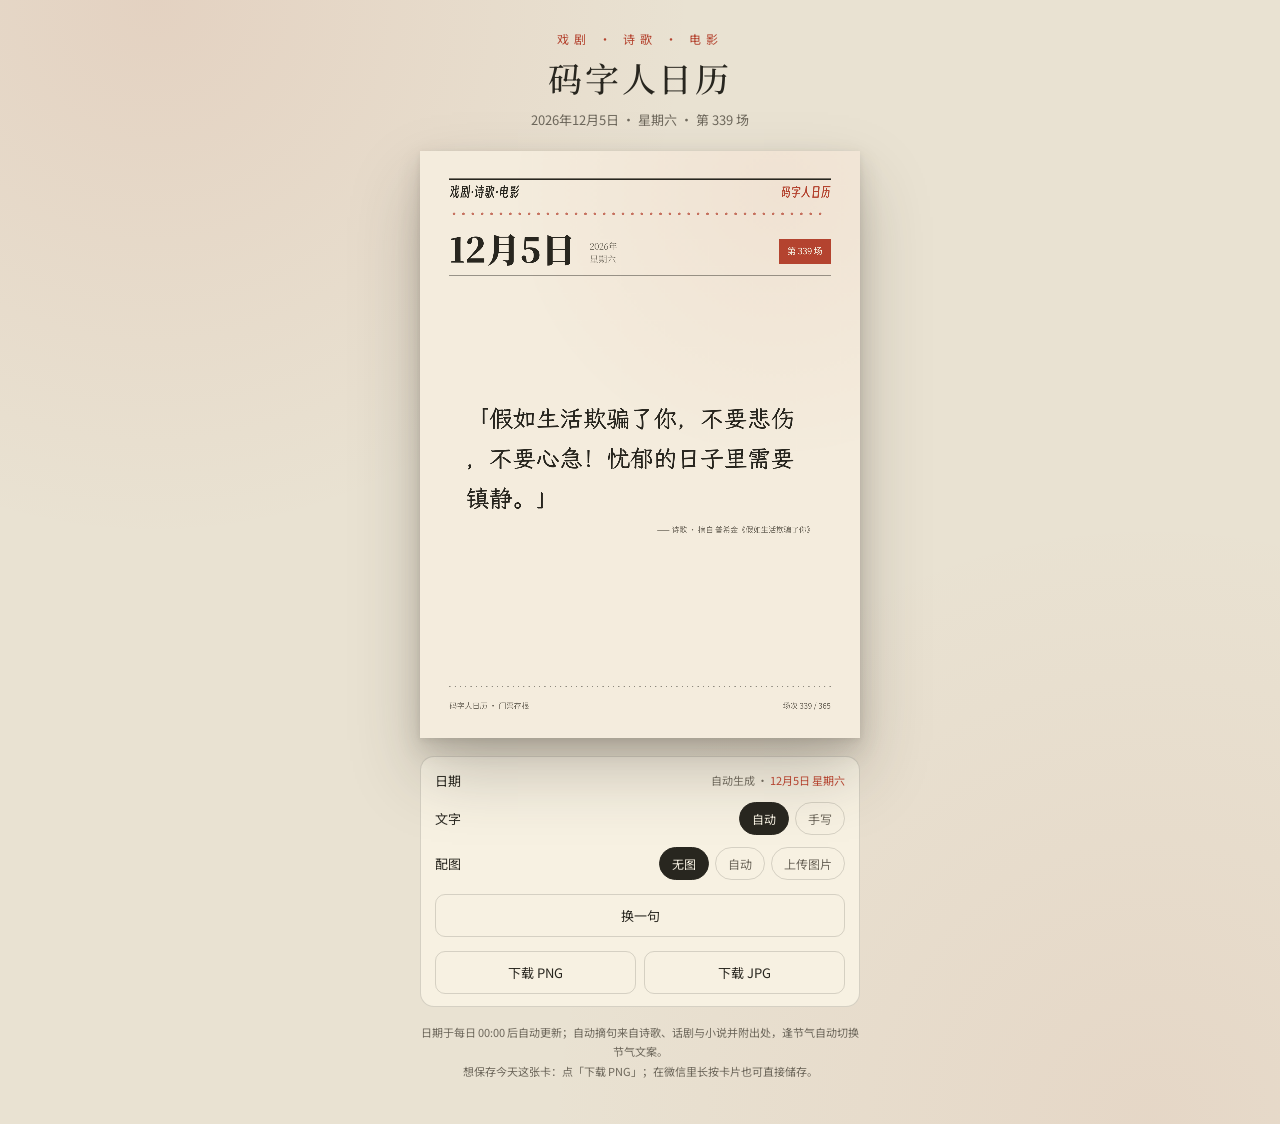
<file: index.html>
<!doctype html>
<html lang="zh-Hans">
<head>
  <meta charset="utf-8" />
  <meta name="viewport" content="width=device-width, initial-scale=1, maximum-scale=1, user-scalable=no, viewport-fit=cover" />
  <title>码字人日历 · 戏剧·诗歌·电影</title>
  <style>
    @import url('fonts/smiley/font.css');
    @import url('fonts/noto-serif/400.css');
    @import url('fonts/noto-serif/500.css');
    @import url('fonts/noto-serif/900.css');
    @import url('fonts/lxgw/regular.css');
    @import url('fonts/noto-sans/400.css');
    @import url('fonts/noto-sans/700.css');
    :root {
      --bg: #e9e2d2;
      --panel: #f7f1e2;
      --ink: #28261f;
      --muted: #6d675b;
      --accent: #b4432f;
      --line: rgba(40, 38, 31, .16);
    }
    * { box-sizing: border-box; }
    html {
      -webkit-text-size-adjust: 100%;
      text-size-adjust: 100%;
    }
    body {
      margin: 0;
      min-height: 100vh;
      background:
        radial-gradient(circle at 12% 0%, rgba(180, 67, 47, .10), transparent 34%),
        radial-gradient(circle at 90% 100%, rgba(180, 67, 47, .07), transparent 38%),
        var(--bg);
      color: var(--ink);
      font-family: "Noto Sans SC", "PingFang SC", "Microsoft YaHei", sans-serif;
      display: flex;
      justify-content: center;
    }
    main {
      width: min(100%, 620px);
      padding: 30px 18px 42px;
    }
    header {
      text-align: center;
      margin-bottom: 22px;
    }
    .kicker {
      margin: 0 0 6px;
      font-size: 12px;
      letter-spacing: .4em;
      color: var(--accent);
      font-weight: 500;
    }
    h1 {
      margin: 0;
      font-family: "Noto Serif SC", "Songti SC", "STSong", "SimSun", serif;
      font-size: 34px;
      font-weight: 500;
      letter-spacing: .08em;
    }
    .sub {
      margin: 8px 0 0;
      font-size: 13px;
      color: var(--muted);
    }
    .stage {
      display: flex;
      justify-content: center;
    }
    canvas {
      width: min(100%, 440px);
      height: auto;
      display: block;
      border-radius: 0;
      box-shadow:
        0 34px 64px rgba(55, 49, 42, .26),
        0 10px 22px rgba(55, 49, 42, .16),
        0 2px 6px rgba(55, 49, 42, .08);
      background: transparent;
    }
    .panel {
      margin: 18px auto 0;
      max-width: 440px;
      background: var(--panel);
      border: 1px solid var(--line);
      border-radius: 14px;
      padding: 14px 14px 12px;
      display: flex;
      flex-direction: column;
      gap: 12px;
    }
    .row {
      display: flex;
      align-items: center;
      justify-content: space-between;
      gap: 10px;
    }
    .row-label {
      font-size: 13px;
      display: flex;
      align-items: center;
      gap: 6px;
      white-space: nowrap;
    }
    .auto-hint {
      font-size: 11px;
      color: var(--muted);
      text-align: right;
    }
    .auto-hint b { color: var(--accent); font-weight: 400; }
    .seg {
      display: flex;
      flex-wrap: wrap;
      justify-content: flex-end;
      gap: 6px;
    }
    .seg button, .seg label {
      appearance: none;
      -webkit-appearance: none;
      border: 1px solid var(--line);
      background: transparent;
      color: var(--muted);
      font: inherit;
      font-size: 12px;
      padding: 7px 12px;
      border-radius: 999px;
      cursor: pointer;
      white-space: nowrap;
      transition: background .15s, color .15s;
    }
    .seg button[aria-pressed="true"] {
      background: var(--ink);
      border-color: var(--ink);
      color: #f7f1e2;
    }
    .seg label { cursor: pointer; }
    .seg label:active { background: var(--line); }
    .manual-fields {
      display: none;
      flex-direction: column;
      gap: 8px;
    }
    .manual-fields.show {
      display: flex;
    }
    textarea, .manual-source {
      width: 100%;
      resize: vertical;
      border: 1px solid var(--line);
      border-radius: 10px;
      background: #fffaf0;
      color: var(--ink);
      font: inherit;
      font-size: 16px;
      line-height: 1.7;
      padding: 10px 12px;
    }
    textarea { min-height: 64px; }
    .manual-source { min-height: 0; }
    textarea:focus, .manual-source:focus, button:focus-visible, label:focus-visible {
      outline: 2px solid rgba(180, 67, 47, .5);
      outline-offset: 1px;
    }
    .actions {
      display: flex;
      flex-wrap: wrap;
      gap: 8px;
      padding-top: 2px;
    }
    .actions button {
      flex: 1;
      min-width: 120px;
      appearance: none;
      border: 0;
      border-radius: 10px;
      padding: 11px 10px;
      font: inherit;
      font-size: 13px;
      cursor: pointer;
    }
    .secondary {
      background: transparent;
      color: var(--ink);
      border: 1px solid var(--line) !important;
    }
    .primary {
      background: var(--ink);
      color: #f7f1e2;
      font-weight: 500;
    }
    .hidden { display: none !important; }
    .note {
      margin: 16px auto 0;
      max-width: 440px;
      text-align: center;
      font-size: 11px;
      line-height: 1.8;
      color: var(--muted);
    }
    .badge {
      display: inline-block;
      padding: 1px 8px;
      border-radius: 999px;
      background: rgba(180, 67, 47, .10);
      color: var(--accent);
      font-size: 11px;
    }
  </style>
</head>
<body>
  <main>
    <header>
      <p class="kicker">戏剧 · 诗歌 · 电影</p>
      <h1>码字人日历</h1>
      <p class="sub" id="header-date">—</p>
    </header>

    <section class="stage" aria-label="今日码字人日历卡片预览">
      <canvas id="poster" width="1500" height="2000" aria-label="戏剧诗歌电影风格码字人日历卡片"></canvas>
    </section>

    <section class="panel" aria-label="卡片编辑">
      <div class="row">
        <span class="row-label">日期</span>
        <span class="auto-hint">自动生成 · <b id="date-hint">—</b></span>
      </div>

      <div class="row">
        <span class="row-label">文字</span>
        <div class="seg" role="group" aria-label="文字来源">
          <button type="button" id="text-auto" aria-pressed="true">自动</button>
          <button type="button" id="text-manual" aria-pressed="false">手写</button>
        </div>
      </div>
      <div class="manual-fields" id="manual-fields">
        <textarea id="manual-text" maxlength="60" placeholder="写一句今天想说的话"></textarea>
        <input class="manual-source" id="manual-source" maxlength="60" placeholder="来源，例如：海明威《老人与海》" />
      </div>

      <div class="row">
        <span class="row-label">配图</span>
        <div class="seg" role="group" aria-label="配图来源">
          <button type="button" class="img-mode" data-img="none" aria-pressed="true">无图</button>
          <button type="button" class="img-mode" data-img="auto" aria-pressed="false">自动</button>
          <label for="upload-file">上传图片</label>
          <input type="file" id="upload-file" accept="image/*" class="hidden" />
        </div>
      </div>

      <div class="actions">
        <button type="button" id="shuffle" class="secondary">换一句</button>
        <button type="button" id="swap-img" class="secondary hidden">换配图</button>
      </div>
      <div class="actions">
        <button type="button" id="download" class="secondary">下载 PNG</button>
        <button type="button" id="download-jpg" class="secondary">下载 JPG</button>
      </div>
    </section>

    <p class="note">
      日期于每日 00:00 后自动更新；自动摘句来自诗歌、话剧与小说并附出处，逢节气自动切换节气文案。<br/>
      想保存今天这张卡：点「下载 PNG」；在微信里长按卡片也可直接储存。
    </p>
  </main>

  <script>
    (function () {
      'use strict'

      /* ---------------- 日期 ---------------- */
      const WEEK_TEXT = '日一二三四五六'

      function pad(n) { return n < 10 ? '0' + n : '' + n }

      function dayOfYear(d) {
        const start = new Date(d.getFullYear(), 0, 0)
        return Math.floor((d - start) / 86400000)
      }

      function isLeap(y) {
        return (y % 4 === 0 && y % 100 !== 0) || y % 400 === 0
      }

      function getToday() {
        const now = new Date()
        const y = now.getFullYear()
        const m = now.getMonth() + 1
        const day = now.getDate()
        return {
          key: y + pad(m) + pad(day),
          year: y,
          month: m,
          day: day,
          dayText: pad(day),
          monthDay: m + '月' + day + '日',
          dateText: y + '年' + m + '月' + day + '日',
          weekday: '星期' + WEEK_TEXT[now.getDay()],
          yearDay: dayOfYear(now),
          totalDays: isLeap(y) ? 366 : 365
        }
      }

      /* ---------------- 素材 ---------------- */
      const QUOTES = [
 {
  "text": "蒹葭苍苍，白露为霜。所谓伊人，在水一方。",
  "type": "诗歌",
  "ref": "《诗经·秦风·蒹葭》",
  "origin": "中",
  "themes": [
   "poetry",
   "autumn",
   "water"
  ]
 },
 {
  "text": "其实地上本没有路，走的人多了，也便成了路。",
  "type": "小说",
  "ref": "鲁迅《故乡》",
  "origin": "中",
  "themes": [
   "novel",
   "book",
   "journey"
  ]
 },
 {
  "text": "全世界是一个舞台，所有的男男女女不过是演员。",
  "type": "话剧",
  "ref": "莎士比亚《皆大欢喜》",
  "origin": "外",
  "themes": [
   "stage",
   "drama",
   "foreign"
  ]
 },
 {
  "text": "采菊东篱下，悠然见南山。",
  "type": "诗歌",
  "ref": "陶渊明《饮酒·其五》",
  "origin": "中",
  "themes": [
   "poetry",
   "autumn",
   "nature"
  ]
 },
 {
  "text": "沉默呵，沉默呵！不在沉默中爆发，就在沉默中灭亡。",
  "type": "散文",
  "ref": "鲁迅《记念刘和珍君》",
  "origin": "中",
  "themes": [
   "book",
   "study"
  ]
 },
 {
  "text": "生存还是毁灭，这是一个值得思考的问题。",
  "type": "话剧",
  "ref": "莎士比亚《哈姆雷特》",
  "origin": "外",
  "themes": [
   "stage",
   "drama",
   "foreign"
  ]
 },
 {
  "text": "海内存知己，天涯若比邻。",
  "type": "诗歌",
  "ref": "王勃《送杜少府之任蜀州》",
  "origin": "中",
  "themes": [
   "poetry",
   "water",
   "nature"
  ]
 },
 {
  "text": "悄悄的我走了，正如我悄悄的来；我挥一挥衣袖，不带走一片云彩。",
  "type": "现代诗歌",
  "ref": "徐志摩《再别康桥》",
  "origin": "中",
  "themes": [
   "poetry",
   "nature"
  ]
 },
 {
  "text": "我们都在阴沟里，可是总有人还在仰望星空。",
  "type": "话剧",
  "ref": "王尔德《温夫人的扇子》",
  "origin": "外",
  "themes": [
   "stage",
   "drama",
   "foreign"
  ]
 },
 {
  "text": "明月松间照，清泉石上流。",
  "type": "诗歌",
  "ref": "王维《山居秋暝》",
  "origin": "中",
  "themes": [
   "poetry",
   "water",
   "night",
   "moon"
  ]
 },
 {
  "text": "你是爱，是暖，是希望，你是人间的四月天！",
  "type": "现代诗歌",
  "ref": "林徽因《你是人间的四月天》",
  "origin": "中",
  "themes": [
   "poetry",
   "night",
   "moon",
   "nature"
  ]
 },
 {
  "text": "一个人可以被毁灭，但不能被打败。",
  "type": "小说",
  "ref": "海明威《老人与海》",
  "origin": "外",
  "themes": [
   "novel",
   "book",
   "foreign"
  ]
 },
 {
  "text": "举杯邀明月，对影成三人。",
  "type": "诗歌",
  "ref": "李白《月下独酌》",
  "origin": "中",
  "themes": [
   "poetry",
   "night",
   "moon"
  ]
 },
 {
  "text": "撑着油纸伞，独自彷徨在悠长、悠长又寂寥的雨巷。",
  "type": "现代诗歌",
  "ref": "戴望舒《雨巷》",
  "origin": "中",
  "themes": [
   "poetry",
   "water",
   "rain"
  ]
 },
 {
  "text": "所有的大人都曾经是小孩，虽然，只有少数的人记得。",
  "type": "小说",
  "ref": "圣埃克苏佩里《小王子》",
  "origin": "外",
  "themes": [
   "novel",
   "book",
   "foreign"
  ]
 },
 {
  "text": "长风破浪会有时，直挂云帆济沧海。",
  "type": "诗歌",
  "ref": "李白《行路难》",
  "origin": "中",
  "themes": [
   "poetry",
   "water",
   "nature"
  ]
 },
 {
  "text": "你站在桥上看风景，看风景的人在楼上看你。",
  "type": "现代诗歌",
  "ref": "卞之琳《断章》",
  "origin": "中",
  "themes": [
   "poetry",
   "nature"
  ]
 },
 {
  "text": "真正重要的东西，用眼睛是看不见的。",
  "type": "小说",
  "ref": "圣埃克苏佩里《小王子》",
  "origin": "外",
  "themes": [
   "novel",
   "book",
   "foreign"
  ]
 },
 {
  "text": "随风潜入夜，润物细无声。",
  "type": "诗歌",
  "ref": "杜甫《春夜喜雨》",
  "origin": "中",
  "themes": [
   "poetry",
   "night",
   "nature"
  ]
 },
 {
  "text": "黑夜给了我黑色的眼睛，我却用它寻找光明。",
  "type": "现代诗歌",
  "ref": "顾城《一代人》",
  "origin": "中",
  "themes": [
   "poetry",
   "night"
  ]
 },
 {
  "text": "幸福的家庭都是相似的，不幸的家庭各有各的不幸。",
  "type": "小说",
  "ref": "托尔斯泰《安娜·卡列尼娜》",
  "origin": "外",
  "themes": [
   "novel",
   "book",
   "foreign"
  ]
 },
 {
  "text": "露从今夜白，月是故乡明。",
  "type": "诗歌",
  "ref": "杜甫《月夜忆舍弟》",
  "origin": "中",
  "themes": [
   "poetry",
   "night",
   "moon"
  ]
 },
 {
  "text": "草在结它的种子，风在摇它的叶子，我们站着，不说话，就十分美好。",
  "type": "现代诗歌",
  "ref": "顾城《门前》",
  "origin": "中",
  "themes": [
   "poetry",
   "nature"
  ]
 },
 {
  "text": "死并非生的对立面，而作为生的一部分永存。",
  "type": "小说",
  "ref": "村上春树《挪威的森林》",
  "origin": "外",
  "themes": [
   "novel",
   "book",
   "foreign"
  ]
 },
 {
  "text": "停车坐爱枫林晚，霜叶红于二月花。",
  "type": "诗歌",
  "ref": "杜牧《山行》",
  "origin": "中",
  "themes": [
   "poetry",
   "spring",
   "autumn",
   "night",
   "moon",
   "nature"
  ]
 },
 {
  "text": "从明天起，做一个幸福的人，喂马，劈柴，周游世界。",
  "type": "现代诗歌",
  "ref": "海子《面朝大海，春暖花开》",
  "origin": "中",
  "themes": [
   "poetry",
   "nature"
  ]
 },
 {
  "text": "我这一生，尽是可耻的过去。",
  "type": "小说",
  "ref": "太宰治《人间失格》",
  "origin": "外",
  "themes": [
   "novel",
   "book",
   "foreign"
  ]
 },
 {
  "text": "春蚕到死丝方尽，蜡炬成灰泪始干。",
  "type": "诗歌",
  "ref": "李商隐《无题》",
  "origin": "中",
  "themes": [
   "poetry",
   "spring"
  ]
 },
 {
  "text": "如何让你遇见我，在我最美丽的时刻。",
  "type": "现代诗歌",
  "ref": "席慕蓉《一棵开花的树》",
  "origin": "中",
  "themes": [
   "poetry"
  ]
 },
 {
  "text": "穿过县界长长的隧道，便是雪国。夜空下一片白茫茫。",
  "type": "小说",
  "ref": "川端康成《雪国》",
  "origin": "外",
  "themes": [
   "novel",
   "book",
   "foreign",
   "winter",
   "night"
  ]
 },
 {
  "text": "人有悲欢离合，月有阴晴圆缺，此事古难全。",
  "type": "诗歌",
  "ref": "苏轼《水调歌头》",
  "origin": "中",
  "themes": [
   "poetry",
   "night",
   "moon"
  ]
 },
 {
  "text": "小时候，乡愁是一枚小小的邮票，我在这头，母亲在那头。",
  "type": "现代诗歌",
  "ref": "余光中《乡愁》",
  "origin": "中",
  "themes": [
   "poetry"
  ]
 },
 {
  "text": "明天又是新的一天。",
  "type": "小说",
  "ref": "玛格丽特·米切尔《飘》",
  "origin": "外",
  "themes": [
   "novel",
   "book",
   "foreign",
   "nature"
  ]
 },
 {
  "text": "山重水复疑无路，柳暗花明又一村。",
  "type": "诗歌",
  "ref": "陆游《游山西村》",
  "origin": "中",
  "themes": [
   "poetry",
   "spring",
   "water",
   "journey",
   "nature"
  ]
 },
 {
  "text": "我行过许多地方的桥，看过许多次数的云，喝过许多种类的酒，却只爱过一个正当最好年龄的人。",
  "type": "小说",
  "ref": "沈从文《湘行散记》",
  "origin": "中",
  "themes": [
   "novel",
   "book",
   "nature"
  ]
 },
 {
  "text": "人类的一切智慧是包含在这四个字里面的：等待和希望。",
  "type": "小说",
  "ref": "大仲马《基督山伯爵》",
  "origin": "外",
  "themes": [
   "novel",
   "book",
   "foreign"
  ]
 },
 {
  "text": "冬天来了，春天还会远吗？",
  "type": "诗歌",
  "ref": "雪莱《西风颂》",
  "origin": "外",
  "themes": [
   "poetry",
   "foreign",
   "spring",
   "winter",
   "nature"
  ]
 },
 {
  "text": "婚姻是一座围城，城外的人想进去，城里的人想出来。",
  "type": "小说",
  "ref": "钱锺书《围城》",
  "origin": "中",
  "themes": [
   "novel",
   "book"
  ]
 },
 {
  "text": "假如生活欺骗了你，不要悲伤，不要心急！忧郁的日子里需要镇静。",
  "type": "诗歌",
  "ref": "普希金《假如生活欺骗了你》",
  "origin": "外",
  "themes": [
   "poetry",
   "foreign"
  ]
 },
 {
  "text": "一片树林里分出两条路，而我选了人迹更少的一条，从此决定了我一生的道路。",
  "type": "诗歌",
  "ref": "弗罗斯特《未选择的路》",
  "origin": "外",
  "themes": [
   "poetry",
   "foreign",
   "journey",
   "nature"
  ]
 },
 {
  "text": "生命是一袭华美的袍，上面爬满了蚤子。",
  "type": "散文",
  "ref": "张爱玲《流言》",
  "origin": "中",
  "themes": [
   "book",
   "study"
  ]
 },
 {
  "text": "使生如夏花之绚烂，死如秋叶之静美。",
  "type": "诗歌",
  "ref": "泰戈尔《飞鸟集》",
  "origin": "外",
  "themes": [
   "poetry",
   "foreign",
   "spring",
   "summer",
   "autumn"
  ]
 },
 {
  "text": "如果你因失去了太阳而流泪，那么你也将失去群星了。",
  "type": "诗歌",
  "ref": "泰戈尔《飞鸟集》",
  "origin": "外",
  "themes": [
   "poetry",
   "foreign"
  ]
 },
 {
  "text": "人是为活着本身而活着，而不是为了活着之外的任何事物而活着。",
  "type": "小说",
  "ref": "余华《活着》",
  "origin": "中",
  "themes": [
   "novel",
   "book"
  ]
 },
 {
  "text": "当你老了，头白了，睡意昏沉，炉火旁打盹，请取下这部诗歌，慢慢读。",
  "type": "诗歌",
  "ref": "叶芝《当你老了》",
  "origin": "外",
  "themes": [
   "poetry",
   "foreign",
   "winter"
  ]
 },
 {
  "text": "希望是有羽毛的东西，栖息在灵魂里。",
  "type": "诗歌",
  "ref": "狄金森《希望》",
  "origin": "外",
  "themes": [
   "poetry",
   "foreign"
  ]
 },
 {
  "text": "从前的日色变得慢，车、马、邮件都慢，一生只够爱一个人。",
  "type": "现代诗歌",
  "ref": "木心《从前慢》",
  "origin": "中",
  "themes": [
   "poetry"
  ]
 },
 {
  "text": "今天，妈妈死了。也许是昨天，我不知道。",
  "type": "小说",
  "ref": "加缪《局外人》",
  "origin": "外",
  "themes": [
   "novel",
   "book",
   "foreign",
   "nature"
  ]
 },
 {
  "text": "死是一件不必急于求成的事，死是一个必然会降临的节日。",
  "type": "散文",
  "ref": "史铁生《我与地坛》",
  "origin": "中",
  "themes": [
   "book",
   "study"
  ]
 },
 {
  "text": "雨下给富人，也下给穷人；下给义人，也下给不义的人。",
  "type": "小说",
  "ref": "老舍《骆驼祥子》",
  "origin": "中",
  "themes": [
   "novel",
   "book",
   "water",
   "rain"
  ]
 }
];


      const TERM_NAMES = [
        '小寒', '大寒', '立春', '雨水', '惊蛰', '春分', '清明', '谷雨',
        '立夏', '小满', '芒种', '夏至', '小暑', '大暑', '立秋', '处暑',
        '白露', '秋分', '寒露', '霜降', '立冬', '小雪', '大雪', '冬至'
      ]
      const TERM_SECONDS = [
        0, 21208, 42467, 63836, 85337, 107014, 128867, 150921,
        173149, 195551, 218072, 240693, 263343, 285989, 308563, 331033,
        353350, 375494, 397447, 419210, 440795, 462224, 483532, 504758
      ]

      function solarTermDay(year, index) {
        const offset = new Date(
          (31556925974.7 * (year - 1900) + TERM_SECONDS[index] * 60000) +
          Date.UTC(1900, 0, 6, 2, 5)
        )
        return offset.getUTCDate()
      }

      function currentSolarTerm(dateInfo) {
        for (let n = 0; n < TERM_NAMES.length; n++) {
          const month = Math.floor(n / 2) + 1
          const day = solarTermDay(dateInfo.year, n)
          if (dateInfo.month === month && dateInfo.day === day) {
            return { name: TERM_NAMES[n], index: n, month: month, day: day }
          }
        }
        return null
      }

      function termSeason(name) {
        const spring = ['立春', '雨水', '惊蛰', '春分', '清明', '谷雨']
        const summer = ['立夏', '小满', '芒种', '夏至', '小暑', '大暑']
        const autumn = ['立秋', '处暑', '白露', '秋分', '寒露', '霜降']
        const winter = ['立冬', '小雪', '大雪', '冬至', '小寒', '大寒']
        if (spring.indexOf(name) >= 0) return 'spring'
        if (summer.indexOf(name) >= 0) return 'summer'
        if (autumn.indexOf(name) >= 0) return 'autumn'
        if (winter.indexOf(name) >= 0) return 'winter'
        return ''
      }

      const TERM_QUOTES = {
        '小寒': { text: '墙角数枝梅，凌寒独自开。', type: '诗歌', ref: '王安石《梅花》' },
        '大寒': { text: '岁暮阴阳催短景，天涯霜雪霁寒宵。', type: '诗歌', ref: '杜甫《阁夜》' },
        '立春': { text: '春已归来，看美人头上，袅袅春幡。', type: '诗歌', ref: '辛弃疾《汉宫春·立春日》' },
        '雨水': { text: '好雨知时节，当春乃发生。', type: '诗歌', ref: '杜甫《春夜喜雨》' },
        '惊蛰': { text: '微雨众卉新，一雷惊蛰始。', type: '诗歌', ref: '韦应物《观田家》' },
        '春分': { text: '仲春初四日，春色正中分。', type: '诗歌', ref: '徐铉《春分日》' },
        '清明': { text: '清明时节雨纷纷，路上行人欲断魂。', type: '诗歌', ref: '杜牧《清明》' },
        '谷雨': { text: '谷雨春光晓，山川黛色青。', type: '诗歌', ref: '元稹《咏廿四气诗·谷雨三月中》' },
        '立夏': { text: '槐柳阴初密，帘栊暑尚微。', type: '诗歌', ref: '陆游《立夏》' },
        '小满': { text: '绿遍山原白满川，子规声里雨如烟。乡村四月闲人少，才了蚕桑又插田。', type: '诗歌', ref: '翁卷《乡村四月》' },
        '芒种': { text: '时雨及芒种，四野皆插秧。', type: '诗歌', ref: '陆游《时雨》' },
        '夏至': { text: '昼晷已云极，宵漏自此长。', type: '诗歌', ref: '韦应物《夏至避暑北池》' },
        '小暑': { text: '夜热依然午热同，开门小立月明中。', type: '诗歌', ref: '杨万里《夏夜追凉》' },
        '大暑': { text: '赤日几时过，清风无处寻。', type: '诗歌', ref: '曾几《大暑》' },
        '立秋': { text: '自古逢秋悲寂寥，我言秋日胜春朝。', type: '诗歌', ref: '刘禹锡《秋词》' },
        '处暑': { text: '离离暑云散，袅袅凉风起。', type: '诗歌', ref: '白居易《早秋曲江感怀》' },
        '白露': { text: '蒹葭苍苍，白露为霜。所谓伊人，在水一方。', type: '诗歌', ref: '《诗经·秦风·蒹葭》' },
        '秋分': { text: '漏钟仍夜浅，时节欲秋分。', type: '诗歌', ref: '贾岛《夜喜贺兰三见访》' },
        '寒露': { text: '袅袅凉风动，凄凄寒露零。', type: '诗歌', ref: '白居易《池上》' },
        '霜降': { text: '停车坐爱枫林晚，霜叶红于二月花。', type: '诗歌', ref: '杜牧《山行》' },
        '立冬': { text: '冻笔新诗懒写，寒炉美酒时温。', type: '诗歌', ref: '李白《立冬》' },
        '小雪': { text: '花雪随风不厌看，更多还肯失林峦。', type: '诗歌', ref: '戴叔伦《小雪》' },
        '大雪': { text: '孤舟蓑笠翁，独钓寒江雪。', type: '诗歌', ref: '柳宗元《江雪》' },
        '冬至': { text: '天时人事日相催，冬至阳生春又来。', type: '诗歌', ref: '杜甫《小至》' }
      }

      const CURTAIN =
        '<svg xmlns="http://www.w3.org/2000/svg" width="400" height="300" viewBox="0 0 400 300">' +
        '<rect width="400" height="300" fill="#241a1a"/>' +
        '<defs><path id="d" d="M0 0h84c-32 50-30 104 2 150 30 42 10 92-18 126 6 16-4 24-18 24H0z"/>' +
        '<path id="di" d="M0 0h44c18 58 6 100 2 146-4 46 10 96 44 130H0z"/></defs>' +
        '<ellipse cx="200" cy="225" rx="120" ry="42" fill="#f3d9a4" opacity=".9"/>' +
        '<circle cx="200" cy="122" r="46" fill="#f6e7c4" opacity=".78"/>' +
        '<path d="M0 0h400v32c-96 26-126 18-200 18-78 0-108 8-200-18z" fill="#8e2437"/>' +
        '<path d="M0 0h400v26c-92 20-126 14-200 14-78 0-112 6-200-14z" fill="#a93245" opacity=".9"/>' +
        '<use href="#d" fill="#7c2030"/><use href="#di" fill="#9a3041"/>' +
        '<use href="#d" fill="#7c2030" transform="translate(400 0) scale(-1 1)"/>' +
        '<use href="#di" fill="#9a3041" transform="translate(400 0) scale(-1 1)"/>' +
        '<path d="M0 294h400" stroke="#e4b36a" stroke-width="2"/>' +
        '<g fill="#e4b36a" opacity=".85"><rect x="20" y="286" width="16" height="3"/>' +
        '<rect x="52" y="291" width="16" height="3"/><rect x="332" y="286" width="16" height="3"/>' +
        '<rect x="364" y="291" width="16" height="3"/></g></svg>'

      const PROJECTOR =
        '<svg xmlns="http://www.w3.org/2000/svg" width="400" height="300" viewBox="0 0 400 300">' +
        '<rect width="400" height="300" fill="#17212a"/>' +
        '<rect x="232" y="56" width="150" height="166" rx="3" fill="#efe6d0"/>' +
        '<rect x="232" y="56" width="150" height="166" rx="3" fill="none" stroke="#101820" stroke-width="5"/>' +
        '<path d="M100 0v18" stroke="#f4d9a2" stroke-width="3"/>' +
        '<path d="M244 216c18-76 38-118 60-154M284 216c14-64 28-102 46-140" stroke="#f7e3b4" stroke-width="6" opacity=".45"/>' +
        '<path d="M308 216c10-46 20-78 36-112" stroke="#f7e3b4" stroke-width="5" opacity=".3"/>' +
        '<rect x="34" y="168" width="128" height="66" rx="8" fill="#2a2f33"/>' +
        '<rect x="34" y="168" width="128" height="66" rx="8" fill="none" stroke="#0e141a" stroke-width="4"/>' +
        '<circle cx="162" cy="196" r="20" fill="#f2cf86" stroke="#0e141a" stroke-width="4"/>' +
        '<circle cx="162" cy="196" r="7" fill="#0e141a"/>' +
        '<rect x="40" y="218" width="18" height="36" fill="#22272b"/><rect x="112" y="218" width="18" height="36" fill="#22272b"/>' +
        '<rect x="0" y="268" width="400" height="32" fill="#111920"/>' +
        '<path d="M0 268c70-26 210-26 400 0v32H0z" fill="#20303c"/>' +
        '</svg>'

      const INK_MOON =
        '<svg xmlns="http://www.w3.org/2000/svg" width="400" height="300" viewBox="0 0 400 300">' +
        '<rect width="400" height="300" fill="#efe6d2"/>' +
        '<circle cx="280" cy="108" r="44" fill="#f6e0a4" opacity=".92"/>' +
        '<circle cx="280" cy="108" r="44" fill="none" stroke="#c8b98e" stroke-width="1.5"/>' +
        '<path d="M0 300 C64 238 152 258 222 208 C286 164 338 210 400 176 L400 300 Z" fill="#45544a" opacity=".48"/>' +
        '<path d="M0 300 C92 258 176 288 258 242 C320 206 374 232 400 218 L400 300 Z" fill="#243129" opacity=".9"/>' +
        '<path d="M96 300 C104 240 114 204 126 154 M116 300 C128 234 138 204 150 172 M132 224 C152 214 170 208 190 200 M124 182 C142 174 164 170 186 168 M128 250 C148 244 168 240 190 240" ' +
        'stroke="#202d26" stroke-width="4" fill="none" stroke-linecap="round"/>' +
        '<rect x="312" y="252" width="22" height="22" fill="#b4432f"/>' +
        '<rect x="316" y="256" width="14" height="14" fill="#efe6d2"/>' +
        '</svg>'

      const DESK_LAMP =
        '<svg xmlns="http://www.w3.org/2000/svg" width="400" height="300" viewBox="0 0 400 300">' +
        '<rect width="400" height="300" fill="#e7dec9"/>' +
        '<rect x="228" y="46" width="148" height="118" fill="#2c3c4a"/>' +
        '<rect x="228" y="46" width="148" height="118" fill="none" stroke="#1c2832" stroke-width="7"/>' +
        '<line x1="302" y1="46" x2="302" y2="164" stroke="#1c2832" stroke-width="4"/>' +
        '<line x1="228" y1="105" x2="376" y2="105" stroke="#1c2832" stroke-width="4"/>' +
        '<circle cx="345" cy="90" r="16" fill="#f6e2a8"/>' +
        '<path d="M0 300 L0 246 C116 220 210 232 400 190 L400 300 Z" fill="#675243"/>' +
        '<path d="M98 92 L204 52 L216 112 L118 126 Z" fill="#3d5a4c"/>' +
        '<path d="M102 90 L206 50 L228 66 L122 116 Z" fill="#496c5b"/>' +
        '<line x1="146" y1="104" x2="142" y2="246" stroke="#3a2c22" stroke-width="6"/>' +
        '<ellipse cx="180" cy="246" rx="62" ry="8" fill="#3a2c22"/>' +
        '<polygon points="102,88 204,48 202,66 108,112" fill="#f4dd9a" opacity=".55"/>' +
        '<rect x="248" y="176" width="20" height="70" fill="#a53e32"/><rect x="272" y="190" width="16" height="56" fill="#314a58"/>' +
        '<rect x="292" y="200" width="13" height="46" fill="#7b6a3f"/><rect x="230" y="212" width="11" height="34" fill="#2e4a3a"/>' +
        '</svg>'

      const SCRIPT_PAGE =
        '<svg xmlns="http://www.w3.org/2000/svg" width="400" height="300" viewBox="0 0 400 300">' +
        '<rect width="400" height="300" fill="#e4d9c1"/>' +
        '<rect x="76" y="42" width="248" height="218" rx="3" fill="#fbf4e4"/>' +
        '<rect x="76" y="42" width="248" height="218" rx="3" fill="none" stroke="#4a3f30" stroke-width="4"/>' +
        '<path d="M108 84 C130 68 150 62 174 64 M108 114 C132 98 156 94 184 96 M108 146 C134 132 162 128 196 130 M108 178 C136 166 164 164 196 166 M108 210 C130 202 154 200 180 202" ' +
        'stroke="#5b5142" stroke-width="3" fill="none" stroke-linecap="round" opacity=".7"/>' +
        '<path d="M96 54 C110 48 124 46 136 48" stroke="#b4432f" stroke-width="5" fill="none" stroke-linecap="round"/>' +
        '<rect x="286" y="222" width="24" height="24" fill="#b4432f"/>' +
        '<rect x="76" y="42" width="248" height="218" fill="none" stroke="#d7c8a8" stroke-width="2" stroke-dasharray="6 8" opacity=".9"/>' +
        '</svg>'

      const SPRING_WINDOW =
        '<svg xmlns="http://www.w3.org/2000/svg" width="400" height="300" viewBox="0 0 400 300">' +
        '<rect width="400" height="300" fill="#f3ecd9"/>' +
        '<rect x="72" y="44" width="256" height="212" fill="#a9cfb2"/>' +
        '<rect x="72" y="44" width="256" height="212" fill="none" stroke="#4b4333" stroke-width="10"/>' +
        '<line x1="200" y1="44" x2="200" y2="256" stroke="#4b4333" stroke-width="7"/>' +
        '<line x1="72" y1="150" x2="328" y2="150" stroke="#4b4333" stroke-width="7"/>' +
        '<path d="M96 238 C128 206 146 184 152 154 M168 232 C184 200 200 180 212 152" stroke="#31473a" stroke-width="5" fill="none" stroke-linecap="round"/>' +
        '<g fill="#6f9b6e">' +
        '<path d="M146 168 C166 158 188 154 210 158 C194 176 170 186 146 186 Z"/>' +
        '<path d="M226 178 C244 170 262 168 282 174 C268 190 248 198 224 198 Z"/>' +
        '</g>' +
        '<g stroke="#e7e7e7" stroke-width="3" opacity=".75">' +
        '<path d="M98 96l14 0M132 96l14 0M98 200l14 0M256 200l14 0"/>' +
        '</g>' +
        '</svg>'

      const SUMMER_FIELD =
        '<svg xmlns="http://www.w3.org/2000/svg" width="400" height="300" viewBox="0 0 400 300">' +
        '<rect width="400" height="300" fill="#cfe0dd"/>' +
        '<circle cx="300" cy="86" r="44" fill="#ffd98a"/>' +
        '<path d="M0 196 C110 162 236 186 400 156 L400 300 L0 300 Z" fill="#a9c47f"/>' +
        '<path d="M0 232 C130 202 250 224 400 198 L400 300 L0 300 Z" fill="#6f9b63"/>' +
        '<g stroke="#f6ead0" stroke-width="2.5" opacity=".8">' +
        '<path d="M70 238 C92 176 100 142 100 116 M106 236 C124 182 132 150 136 126 M148 242 C164 196 172 166 174 146"/>' +
        '</g>' +
        '<circle cx="84" cy="80" r="10" fill="#f6ead0" opacity=".9"/>' +
        '<path d="M52 216l18-34 10 12 24-30" stroke="#4f7048" stroke-width="5" fill="none" stroke-linecap="round"/>' +
        '</svg>'

      const AUTUMN_MOON =
        '<svg xmlns="http://www.w3.org/2000/svg" width="400" height="300" viewBox="0 0 400 300">' +
        '<rect width="400" height="300" fill="#ecdcc0"/>' +
        '<circle cx="292" cy="92" r="50" fill="#f5e4ae"/>' +
        '<path d="M0 300 C90 224 180 254 262 202 C320 170 368 196 400 166 L400 300 Z" fill="#5a4435" opacity=".6"/>' +
        '<path d="M70 300 C86 236 96 202 106 166 M100 300 C112 244 120 214 128 182 M92 204 C116 192 140 186 166 184 M104 168 C126 160 150 156 178 156" ' +
        'stroke="#4a3222" stroke-width="4.5" fill="none" stroke-linecap="round"/>' +
        '<g fill="#b4432f">' +
        '<path d="M150 178 C172 172 194 170 216 176 C202 192 180 200 158 200 Z"/>' +
        '<path d="M118 160 C140 152 162 150 184 156 C170 172 148 180 126 180 Z"/>' +
        '</g>' +
        '<circle cx="90" cy="72" r="5" fill="#a14a34"/><circle cx="64" cy="120" r="4" fill="#a14a34"/>' +
        '</svg>'

      const WINTER_NIGHT =
        '<svg xmlns="http://www.w3.org/2000/svg" width="400" height="300" viewBox="0 0 400 300">' +
        '<rect width="400" height="300" fill="#1d2a36"/>' +
        '<circle cx="92" cy="70" r="22" fill="#e6d9ad" opacity=".9"/>' +
        '<path d="M0 226 C108 190 236 214 400 178 L400 300 L0 300 Z" fill="#e8e4d8"/>' +
        '<path d="M0 250 C128 216 250 240 400 210 L400 300 L0 300 Z" fill="#c9c5b6"/>' +
        '<rect x="238" y="120" width="96" height="92" rx="2" fill="#efe2b8"/>' +
        '<rect x="238" y="120" width="96" height="92" rx="2" fill="none" stroke="#8a6a35" stroke-width="6"/>' +
        '<line x1="286" y1="120" x2="286" y2="212" stroke="#8a6a35" stroke-width="5"/>' +
        '<line x1="238" y1="166" x2="334" y2="166" stroke="#8a6a35" stroke-width="5"/>' +
        '<g fill="#fff" opacity=".85">' +
        '<circle cx="140" cy="96" r="2.5"/><circle cx="176" cy="132" r="2"/><circle cx="122" cy="176" r="3"/>' +
        '<circle cx="206" cy="82" r="2"/><circle cx="352" cy="72" r="2.5"/><circle cx="330" cy="110" r="2"/>' +
        '</g>' +
        '</svg>'

      const MOON_RIVER =
        '<svg xmlns="http://www.w3.org/2000/svg" width="400" height="300" viewBox="0 0 400 300">' +
        '<rect width="400" height="300" fill="#15222e"/>' +
        '<circle cx="292" cy="84" r="48" fill="#f3e5b4" opacity=".95"/>' +
        '<circle cx="272" cy="74" r="8" fill="#15222e" opacity=".4"/>' +
        '<rect x="0" y="172" width="400" height="128" fill="#0d151d"/>' +
        '<path d="M0 172 C90 156 140 184 210 172 C280 160 330 184 400 172 L400 300 L0 300 Z" fill="#101c27"/>' +
        '<g stroke="#f3e5b4" stroke-width="3" opacity=".22">' +
        '<path d="M268 180v54M284 180v64M300 180v50M316 180v40"/>' +
        '</g>' +
        '<path d="M116 232 C142 220 174 216 204 224 C224 230 240 234 254 230" stroke="#d7c38a" stroke-width="5" fill="none" stroke-linecap="round"/>' +
        '<path d="M118 236 L112 258 M248 230 L254 254" stroke="#d7c38a" stroke-width="4" stroke-linecap="round"/>' +
        '<g fill="#f6f1e0" opacity=".8">' +
        '<circle cx="64" cy="70" r="2.5"/><circle cx="96" cy="120" r="2"/><circle cx="150" cy="60" r="3"/>' +
        '<circle cx="356" cy="52" r="2"/><circle cx="330" cy="130" r="2.5"/>' +
        '</g>' +
        '</svg>'

      const ROAD_SUN =
        '<svg xmlns="http://www.w3.org/2000/svg" width="400" height="300" viewBox="0 0 400 300">' +
        '<rect width="400" height="300" fill="#e8ddc4"/>' +
        '<circle cx="322" cy="76" r="42" fill="#efad5a" opacity=".95"/>' +
        '<path d="M0 210 C96 180 190 204 400 168 L400 300 L0 300 Z" fill="#9aa576"/>' +
        '<path d="M0 260 C120 230 260 250 400 224 L400 300 L0 300 Z" fill="#6f8654"/>' +
        '<path d="M178 300 C182 230 178 170 196 130 C210 98 224 82 232 68" stroke="#7c5f43" stroke-width="28" fill="none" stroke-linecap="round"/>' +
        '<path d="M178 300 C182 230 178 170 196 130 C210 98 224 82 232 68" stroke="#efe4c8" stroke-width="12" fill="none" stroke-linecap="round"/>' +
        '<g stroke="#31402d" stroke-width="3" fill="none" opacity=".65">' +
        '<path d="M60 216 C80 200 92 190 108 184 M276 196 C300 188 326 184 356 182"/>' +
        '</g>' +
        '<path d="M70 126 c10 -12 24 -16 38 -10 c12 -16 40 -16 50 0 c12 -4 26 -2 34 8" stroke="#4a4634" stroke-width="3" fill="none"/>' +
        '</svg>'

      const RAIN_LAMP =
        '<svg xmlns="http://www.w3.org/2000/svg" width="400" height="300" viewBox="0 0 400 300">' +
        '<rect width="400" height="300" fill="#403f3c"/>' +
        '<rect x="226" y="38" width="142" height="164" fill="#1c2834"/>' +
        '<rect x="226" y="38" width="142" height="164" fill="none" stroke="#5a4a37" stroke-width="9"/>' +
        '<line x1="297" y1="38" x2="297" y2="202" stroke="#5a4a37" stroke-width="6"/>' +
        '<line x1="226" y1="120" x2="368" y2="120" stroke="#5a4a37" stroke-width="6"/>' +
        '<circle cx="342" cy="84" r="15" fill="#e9d9a4"/>' +
        '<g stroke="#e6e2d8" stroke-width="2.5" opacity=".6">' +
        '<path d="M70 36l-22 28M112 24l-22 28M170 18l-20 26M76 92l-20 26M142 84l-22 28M206 92l-22 28"/>' +
        '</g>' +
        '<path d="M0 300 L0 252 C118 232 210 248 400 226 L400 300 Z" fill="#675647"/>' +
        '<path d="M96 170 L178 136 L188 182 L112 204 Z" fill="#3d5a4c"/>' +
        '<line x1="132" y1="168" x2="140" y2="252" stroke="#33261b" stroke-width="7"/>' +
        '<ellipse cx="150" cy="252" rx="70" ry="9" fill="#33261b"/>' +
        '<polygon points="98,168 180,134 182,152 104,190" fill="#f1d68a" opacity=".5"/>' +
        '</svg>'

      const BASE_SCENES = [
        { name: '红幕', themes: ['stage', 'drama', 'theater'], svg: CURTAIN },
        { name: '放映', themes: ['stage', 'drama', 'theater', 'film'], svg: PROJECTOR },
        { name: '手稿', themes: ['stage', 'drama', 'novel', 'book', 'study', 'poetry'], svg: SCRIPT_PAGE },
        { name: '墨月', themes: ['poetry', 'nature', 'water', 'autumn', 'winter', 'classic'], svg: INK_MOON },
        { name: '灯下', themes: ['novel', 'book', 'study', 'foreign', 'winter'], svg: DESK_LAMP },
        { name: '春窗', themes: ['spring', 'rain', 'water', 'nature', 'poetry'], svg: SPRING_WINDOW },
        { name: '夏野', themes: ['summer', 'nature', 'foreign', 'poetry'], svg: SUMMER_FIELD },
        { name: '秋月', themes: ['autumn', 'water', 'nature', 'poetry', 'novel'], svg: AUTUMN_MOON },
        { name: '冬夜', themes: ['winter', 'snow', 'novel', 'book', 'foreign'], svg: WINTER_NIGHT },
        { name: '月河', themes: ['moon', 'night', 'nature', 'water', 'poetry'], svg: MOON_RIVER },
        { name: '远路', themes: ['journey', 'nature', 'winter', 'foreign', 'novel'], svg: ROAD_SUN },
        { name: '雨灯', themes: ['rain', 'night', 'book', 'study', 'poetry'], svg: RAIN_LAMP }
      ]

      const ARTS = []
      for (let ai = 0; ai < 100; ai++) {
        const base = BASE_SCENES[ai % BASE_SCENES.length]
        const variant = Math.floor(ai / BASE_SCENES.length)
        const rotate = (variant * 39) % 360
        ARTS.push({
          name: base.name + '·' + (variant + 1),
          themes: base.themes.slice(),
          svg: base.svg,
          filter: 'sepia(.4) hue-rotate(' + rotate + 'deg) saturate(1.2) contrast(1.02)'
        })
      }

      /* ---------------- 状态 ---------------- */
      const canvas = document.getElementById('poster')
      const ctx = canvas.getContext('2d')
      const LW = 750
      const LH = 1000
      const SCALE = 2
      canvas.width = LW * SCALE
      canvas.height = LH * SCALE
      ctx.setTransform(SCALE, 0, 0, SCALE, 0, 0)

      const state = {
        date: getToday(),
        textMode: 'auto',
        quoteOffset: 0,
        manual: '',
        manualSource: '',
        imgMode: 'none',
        artIndex: 0,
        uploadedUrl: ''
      }

      let renderToken = 0

      const els = {
        headerDate: document.getElementById('header-date'),
        dateHint: document.getElementById('date-hint'),
        textAuto: document.getElementById('text-auto'),
        textManual: document.getElementById('text-manual'),
        manual: document.getElementById('manual-text'),
        manualSource: document.getElementById('manual-source'),
        manualFields: document.getElementById('manual-fields'),
        imgButtons: Array.from(document.querySelectorAll('.img-mode')),
        upload: document.getElementById('upload-file'),
        shuffle: document.getElementById('shuffle'),
        swapImg: document.getElementById('swap-img'),
        download: document.getElementById('download'),
        downloadJpg: document.getElementById('download-jpg')
      }

      /* ---------------- 文案 ---------------- */
      function daySeed(d) {
        return parseInt(d.key, 10)
      }

      function quoteIndex() {
        const base = Math.max(0, state.date.yearDay - 1)
        return (base + state.quoteOffset) % QUOTES.length
      }

      function getAutoEntry() {
        const term = currentSolarTerm(state.date)
        if (term && TERM_QUOTES[term.name]) {
          const season = termSeason(term.name)
          const pool = TERM_NAMES
            .filter(function (name) { return termSeason(name) === season && TERM_QUOTES[name] })
            .map(function (name) { return { name: name, quote: TERM_QUOTES[name] } })
          const currentIdx = pool.findIndex(function (item) { return item.name === term.name })
          const selected = pool[(currentIdx + state.quoteOffset) % pool.length]
          return Object.assign({}, selected.quote, {
            term: selected.name === term.name ? term.name : '',
            themes: [season, 'season', 'term', 'nature', 'poetry']
          })
        }
        return QUOTES[quoteIndex()]
      }

      function getQuoteText() {
        if (state.textMode === 'manual') {
          return state.manual.trim() || '写一句今天想说的话，会印在卡片上'
        }
        return getAutoEntry().text
      }

      function quoteSource() {
        if (state.textMode === 'manual') {
          return state.manualSource.trim()
        }
        const entry = getAutoEntry()
        const termTag = entry.term ? entry.term + ' · ' : ''
        return termTag + entry.type + ' · 摘自 ' + entry.ref
      }

      function matchedArts(entry) {
        const themes = entry.themes || []
        return ARTS.filter(function (art) {
          return art.themes.some(function (t) {
            return themes.indexOf(t) >= 0
          })
        })
      }

      function currentArt() {
        return ARTS[state.artIndex % ARTS.length]
      }

      function currentArtSvg() {
        return currentArt().svg
      }

      function chooseAutoArtIfNeeded() {
        if (state.imgMode !== 'auto' || state.textMode === 'manual') return
        const pool = matchedArts(getAutoEntry())
        if (!pool.length) return
        const cur = currentArt()
        const inside = pool.some(function (art) { return art.name === cur.name })
        if (!inside) {
          const pick = pool[daySeed(state.date) % pool.length]
          state.artIndex = ARTS.indexOf(pick)
        }
      }

      function advanceArt() {
        let pool
        if (state.textMode === 'manual') {
          pool = ARTS
        } else {
          pool = matchedArts(getAutoEntry())
          if (!pool.length) pool = ARTS
        }
        const cur = currentArt()
        let idx = pool.findIndex(function (art) { return art.name === cur.name })
        if (idx < 0) idx = 0
        const next = pool[(idx + 1) % pool.length]
        state.artIndex = ARTS.indexOf(next)
      }

      /* ---------------- Canvas 工具 ---------------- */
      const SERIF = '"Noto Serif SC","Songti SC","STSong","SimSun",serif'
      const SANS = '"Noto Sans SC","PingFang SC","Microsoft YaHei",sans-serif'
      const DISPLAY = '"Smiley Sans Oblique","Smiley Sans","得意黑",sans-serif'
      const KAI = '"LXGW WenKai Screen","LXGW WenKai","Kaiti SC","STKaiti","KaiTi",serif'

      function font(px, style) {
        return (style || '400') + ' ' + px + 'px ' + SERIF
      }

      function sansFont(px, weight) {
        return (weight || '400') + ' ' + px + 'px ' + SANS
      }

      function displayFont(px, weight) {
        return (weight || '400') + ' ' + px + 'px ' + DISPLAY
      }

      function kaiFont(px, weight) {
        return (weight || '400') + ' ' + px + 'px ' + KAI
      }

      function line(x1, y1, x2, y2, color, width, dash) {
        ctx.strokeStyle = color
        ctx.lineWidth = width
        ctx.setLineDash(dash || [])
        ctx.beginPath()
        ctx.moveTo(x1, y1)
        ctx.lineTo(x2, y2)
        ctx.stroke()
        ctx.setLineDash([])
      }

      function fillText(text, x, y, style) {
        ctx.font = style.font
        ctx.fillStyle = style.color
        ctx.textAlign = style.align || 'left'
        ctx.textBaseline = style.baseline || 'alphabetic'
        ctx.fillText(text, x, y)
      }

      function wrapByWidth(text, maxWidth, fontSpec) {
        ctx.font = fontSpec
        const chars = Array.from(text)
        const lines = []
        let cur = ''
        for (let i = 0; i < chars.length; i++) {
          const next = cur + chars[i]
          if (cur && ctx.measureText(next).width > maxWidth) {
            lines.push(cur)
            cur = chars[i]
          } else {
            cur = next
          }
        }
        if (cur) lines.push(cur)
        return lines
      }

      function loadSvg(svg) {
        return new Promise(function (resolve, reject) {
          const url = URL.createObjectURL(new Blob([svg], { type: 'image/svg+xml;charset=utf-8' }))
          const img = new Image()
          img.onload = function () { URL.revokeObjectURL(url); resolve(img) }
          img.onerror = function () { URL.revokeObjectURL(url); reject(new Error('SVG 载入失败')) }
          img.src = url
        })
      }

      function roundedRect(x, y, w, h, r) {
        ctx.beginPath()
        ctx.moveTo(x + r, y)
        ctx.arcTo(x + w, y, x + w, y + h, r)
        ctx.arcTo(x + w, y + h, x, y + h, r)
        ctx.arcTo(x, y + h, x, y, r)
        ctx.arcTo(x, y, x + w, y, r)
        ctx.closePath()
      }

      /* ---------------- 背景与固定排版 ---------------- */
      function drawPaper() {
        ctx.fillStyle = '#f4ecdd'
        ctx.fillRect(0, 0, LW, LH)
        const g = ctx.createRadialGradient(610, 70, 10, 610, 70, 460)
        g.addColorStop(0, 'rgba(180,67,47,.055)')
        g.addColorStop(1, 'rgba(180,67,47,0)')
        ctx.fillStyle = g
        ctx.fillRect(0, 0, LW, LH)
      }

      function drawMasthead(d) {
        const x1 = 50
        const x2 = LW - 50
        line(x1, 48, x2, 48, '#28261f', 2.5)
        line(x1, 92, x2, 92, '#28261f', 1)

        fillText('戏剧·诗歌·电影', x1, 78, {
          font: displayFont(22, '400'),
          color: '#28261f'
        })
        fillText('码字人日历', x2, 78, {
          font: displayFont(21, '400'),
          color: '#b4432f',
          align: 'right'
        })

        // 红色齿孔装饰
        ctx.fillStyle = 'rgba(180,67,47,.72)'
        for (let x = 58; x <= x2 - 8; x += 16) {
          ctx.beginPath()
          ctx.arc(x, 107, 2.3, 0, Math.PI * 2)
          ctx.fill()
        }
      }

      function drawDate(d) {
        const dayText = d.monthDay
        ctx.font = font(58, '900')
        const dayWidth = Math.ceil(ctx.measureText(dayText).width)
        fillText(dayText, 50, 190, {
          font: font(58, '900'),
          color: '#28261f'
        })
        const metaX = 50 + dayWidth + 24
        fillText(d.year + '年', metaX, 168, {
          font: font(15),
          color: '#6d675b'
        })
        fillText(d.weekday, metaX, 190, {
          font: font(15),
          color: '#6d675b'
        })

        const issue = '第 ' + d.yearDay + ' 场'
        ctx.font = sansFont(15)
        const iw = Math.ceil(ctx.measureText(issue).width)
        const ix = LW - 50 - iw - 28
        ctx.fillStyle = '#b4432f'
        ctx.fillRect(ix, 150, iw + 28, 42)
        fillText(issue, ix + (iw + 28) / 2, 176, {
          font: sansFont(15),
          color: '#f4ecdd',
          align: 'center'
        })

        line(50, 212, LW - 50, 212, 'rgba(40,38,31,.45)', 1)
      }

      function drawImageBlock(img) {
        const maxW = LW - 96
        const maxH = 316
        let w = maxW
        let h = maxH
        if (img && isFinite(img.width) && img.width > 0 && img.height > 0) {
          const aspect = img.width / img.height
          if (aspect > maxW / maxH) {
            w = maxW
            h = w / aspect
          } else {
            h = maxH
            w = h * aspect
          }
        }
        const y = 238
        const x = (LW - w) / 2

        // 纸框：完整显示图片，不做拉伸或裁切
        line(x - 9, y - 9, x + w + 9, y - 9, '#28261f', 1.2)
        line(x + w + 9, y - 9, x + w + 9, y + h + 9, '#28261f', 1.2)
        line(x + w + 9, y + h + 9, x - 9, y + h + 9, '#28261f', 1.2)
        line(x - 9, y + h + 9, x - 9, y - 9, '#28261f', 1.2)
        line(x - 4, y - 4, x + w + 4, y - 4, 'rgba(40,38,31,.5)', 1)
        line(x + w + 4, y - 4, x + w + 4, y + h + 4, 'rgba(40,38,31,.5)', 1)
        line(x + w + 4, y + h + 4, x - 4, y + h + 4, 'rgba(40,38,31,.5)', 1)
        line(x - 4, y + h + 4, x - 4, y - 4, 'rgba(40,38,31,.5)', 1)

        if (img) {
          if (state.imgMode === 'auto' && currentArt().filter && ctx.filter !== undefined) {
            ctx.save()
            ctx.filter = currentArt().filter
            ctx.drawImage(img, x, y, w, h)
            ctx.restore()
          } else {
            ctx.drawImage(img, x, y, w, h)
          }
        } else {
          ctx.fillStyle = '#d9cfb8'
          ctx.fillRect(x, y, w, h)
        }

        return y + h + 24
      }

      function layoutQuote(quoteText, quoteTop) {
        const maxW = LW - 156
        const top = quoteTop
        const availH = quoteTop > 400 ? (912 - 52 - quoteTop) : 610
        let size = quoteTop > 400 ? 32 : 40
        let lineHeight = 0
        let lines = []

        for (let guard = 0; guard < 8; guard++) {
          const spec = kaiFont(size, '400')
          lines = wrapByWidth(quoteText, maxW, spec)
          lineHeight = Math.round(size * 1.7)
          const fits = lines.length * lineHeight <= availH - 46
          if (fits || size <= 21) break
          size -= 2
        }

        const total = lines.length * lineHeight
        const y = top + Math.max(0, (availH - total - 46) / 2)
        return { lines: lines, size: size, lineHeight: lineHeight, y: y }
      }

      function drawQuote(d, quoteTop) {
        const quoteText = '「' + getQuoteText() + '」'
        const lay = layoutQuote(quoteText, quoteTop)

        for (let i = 0; i < lay.lines.length; i++) {
          fillText(lay.lines[i], 78, lay.y + i * lay.lineHeight + lay.size, {
            font: kaiFont(lay.size, '400'),
            color: '#28261f'
          })
        }

        const src = quoteSource()
        const lastBaseline = lay.y + (lay.lines.length - 1) * lay.lineHeight + lay.size
        const srcY = lastBaseline + 44
        fillText(src ? '—— ' + src : '', LW - 78, srcY, {
          font: sansFont(13),
          color: '#6d675b',
          align: 'right'
        })
      }

      function drawFooter(d) {
        line(50, 912, LW - 50, 912, 'rgba(40,38,31,.5)', 1, [2, 7])
        fillText('码字人日历 · 门票存根', 50, 950, {
          font: sansFont(13),
          color: '#6d675b'
        })
        fillText('场次 ' + d.yearDay + ' / ' + d.totalDays, LW - 50, 950, {
          font: sansFont(13),
          color: '#6d675b',
          align: 'right'
        })
      }

      /* ---------------- 渲染 ---------------- */
      function libraryQuoteText() {
        const parts = []
        QUOTES.forEach(function (q) {
          parts.push(q.text)
        })
        Object.keys(TERM_QUOTES).forEach(function (name) {
          parts.push(TERM_QUOTES[name].text)
        })
        return parts.join('')
      }

      function librarySourceText() {
        const parts = []
        QUOTES.forEach(function (q) {
          parts.push(q.ref)
        })
        Object.keys(TERM_QUOTES).forEach(function (name) {
          parts.push(TERM_QUOTES[name].ref)
        })
        parts.push('码字人日历门票存根场次出处摘自年月日星期——·')
        return parts.join('')
      }

      function waitRenderFonts() {
        if (!document.fonts || !document.fonts.load) return Promise.resolve()
        const quoteText = '「' + getQuoteText() + '」'
        const sansText = '—— ' + quoteSource() +
          '码字人日历 门票存根 场次 ' +
          state.date.year + ' ' + state.date.monthDay + ' ' +
          state.date.weekday
        const jobs = [
          document.fonts.load(displayFont(16), '码字人日历戏剧诗歌电影'),
          document.fonts.load(font(16, '900'), state.date.monthDay + state.date.weekday + state.date.year + '年第场日月'),
          document.fonts.load(kaiFont(16), quoteText),
          document.fonts.load(sansFont(16), sansText)
        ]
        const timeout = new Promise(function (resolve) {
          setTimeout(resolve, 8000)
        })
        return Promise.race([Promise.all(jobs), timeout])
      }

      async function render() {
        const token = ++renderToken
        await waitRenderFonts()
        if (token !== renderToken) return
        ctx.clearRect(0, 0, LW, LH)
        drawPaper()
        drawMasthead(state.date)
        drawDate(state.date)

        let img = null
        if (state.imgMode === 'auto') {
          try {
            img = await loadSvg(currentArtSvg())
          } catch (e) {
            img = null
          }
        } else if (state.imgMode === 'upload' && state.uploadedUrl) {
          try {
            img = await loadUrlImage(state.uploadedUrl)
          } catch (e) {
            img = null
          }
        }

        if (token !== renderToken) return
        let quoteTop = 250
        if (state.imgMode !== 'none') {
          quoteTop = drawImageBlock(img)
        }
        drawQuote(state.date, quoteTop)
        drawFooter(state.date)
      }

      function loadUrlImage(url) {
        return new Promise(function (resolve, reject) {
          const img = new Image()
          img.onload = function () { resolve(img) }
          img.onerror = function () { reject(new Error('图片载入失败')) }
          img.src = url
        })
      }

      /* ---------------- 下载 ---------------- */
      function downloadImage(kind) {
        const d = state.date
        const isPng = kind === 'png'
        const ext = isPng ? 'png' : 'jpg'
        const mime = isPng ? 'image/png' : 'image/jpeg'
        const name = '码字人日历-' + d.key + '.' + ext
        if (canvas.toBlob) {
          canvas.toBlob(function (blob) {
            if (!blob) return
            triggerDownload(URL.createObjectURL(blob), name)
          }, mime, isPng ? undefined : 0.92)
        } else {
          triggerDownload(canvas.toDataURL(mime, isPng ? undefined : 0.92), name)
        }
      }

      function triggerDownload(href, name) {
        const a = document.createElement('a')
        a.href = href
        a.download = name
        document.body.appendChild(a)
        a.click()
        a.remove()
      }

      /* ---------------- 介面 ---------------- */
      function syncControls() {
        els.textAuto.setAttribute('aria-pressed', String(state.textMode === 'auto'))
        els.textManual.setAttribute('aria-pressed', String(state.textMode === 'manual'))
        els.manualFields.classList.toggle('show', state.textMode === 'manual')
        if (state.textMode === 'manual') {
          if (document.activeElement !== els.manual) els.manual.value = state.manual
          if (document.activeElement !== els.manualSource) els.manualSource.value = state.manualSource
        }

        els.imgButtons.forEach(function (b) {
          b.setAttribute('aria-pressed', String(b.dataset.img === state.imgMode))
        })

        els.shuffle.classList.toggle('hidden', state.textMode !== 'auto')
        els.swapImg.classList.toggle('hidden', state.imgMode !== 'auto')

        els.headerDate.textContent =
          state.date.dateText + ' · ' + state.date.weekday + ' · 第 ' + state.date.yearDay + ' 场'
        els.dateHint.textContent = state.date.monthDay + ' ' + state.date.weekday
      }

      function saveManualToStorage() {
        try {
          const key = 'daily-calendar-manual-' + state.date.key
          if (state.manual.trim() || state.manualSource.trim()) {
            localStorage.setItem(key, JSON.stringify({ text: state.manual, source: state.manualSource }))
          }
          else localStorage.removeItem(key)
        } catch (e) { /* 忽略 */ }
      }

      function loadManualFromStorage() {
        try {
          const key = 'daily-calendar-manual-' + state.date.key
          const saved = localStorage.getItem(key)
          const data = saved ? JSON.parse(saved) : null
          state.manual = data && data.text ? data.text : ''
          state.manualSource = data && data.source ? data.source : ''
          els.manual.value = state.manual
          els.manualSource.value = state.manualSource
        } catch (e) { /* 忽略 */ }
      }

      els.textAuto.addEventListener('click', function () {
        state.textMode = 'auto'
        chooseAutoArtIfNeeded()
        syncControls()
        render()
      })

      els.textManual.addEventListener('click', function () {
        state.textMode = 'manual'
        syncControls()
        els.manual.focus()
        render()
      })

      els.manual.addEventListener('input', function () {
        state.manual = els.manual.value
        saveManualToStorage()
        render()
      })

      els.manualSource.addEventListener('input', function () {
        state.manualSource = els.manualSource.value
        saveManualToStorage()
        render()
      })

      els.imgButtons.forEach(function (b) {
        b.addEventListener('click', function () {
          state.imgMode = b.dataset.img
          if (b.dataset.img === 'auto') {
            chooseAutoArtIfNeeded()
          }
          syncControls()
          render()
        })
      })

      els.upload.addEventListener('change', function () {
        const file = els.upload.files && els.upload.files[0]
        if (!file) return
        const url = URL.createObjectURL(file)
        state.uploadedUrl = url
        state.imgMode = 'upload'
        syncControls()
        render()
        els.upload.value = ''
      })

      els.shuffle.addEventListener('click', function () {
        state.textMode = 'auto'
        state.quoteOffset += 1
        chooseAutoArtIfNeeded()
        syncControls()
        render()
      })

      els.swapImg.addEventListener('click', function () {
        advanceArt()
        render()
      })

      els.download.addEventListener('click', function () {
        downloadImage('png')
      })
      els.downloadJpg.addEventListener('click', function () {
        downloadImage('jpg')
      })

      /* ---------------- 启动 ---------------- */
      function preloadLibraryFonts() {
        if (!document.fonts || !document.fonts.load) return
        document.fonts.load(kaiFont(16), libraryQuoteText()).catch(function () {})
        document.fonts.load(sansFont(16), librarySourceText()).catch(function () {})
      }

      function boot() {
        loadManualFromStorage()
        syncControls()
        render().then(function () {
          preloadLibraryFonts()
          if (document.fonts && document.fonts.ready) {
            document.fonts.ready.then(function () {
              render()
            })
          }
        })
      }
      boot()
    })()
  </script>
</body>
</html>
</file>
